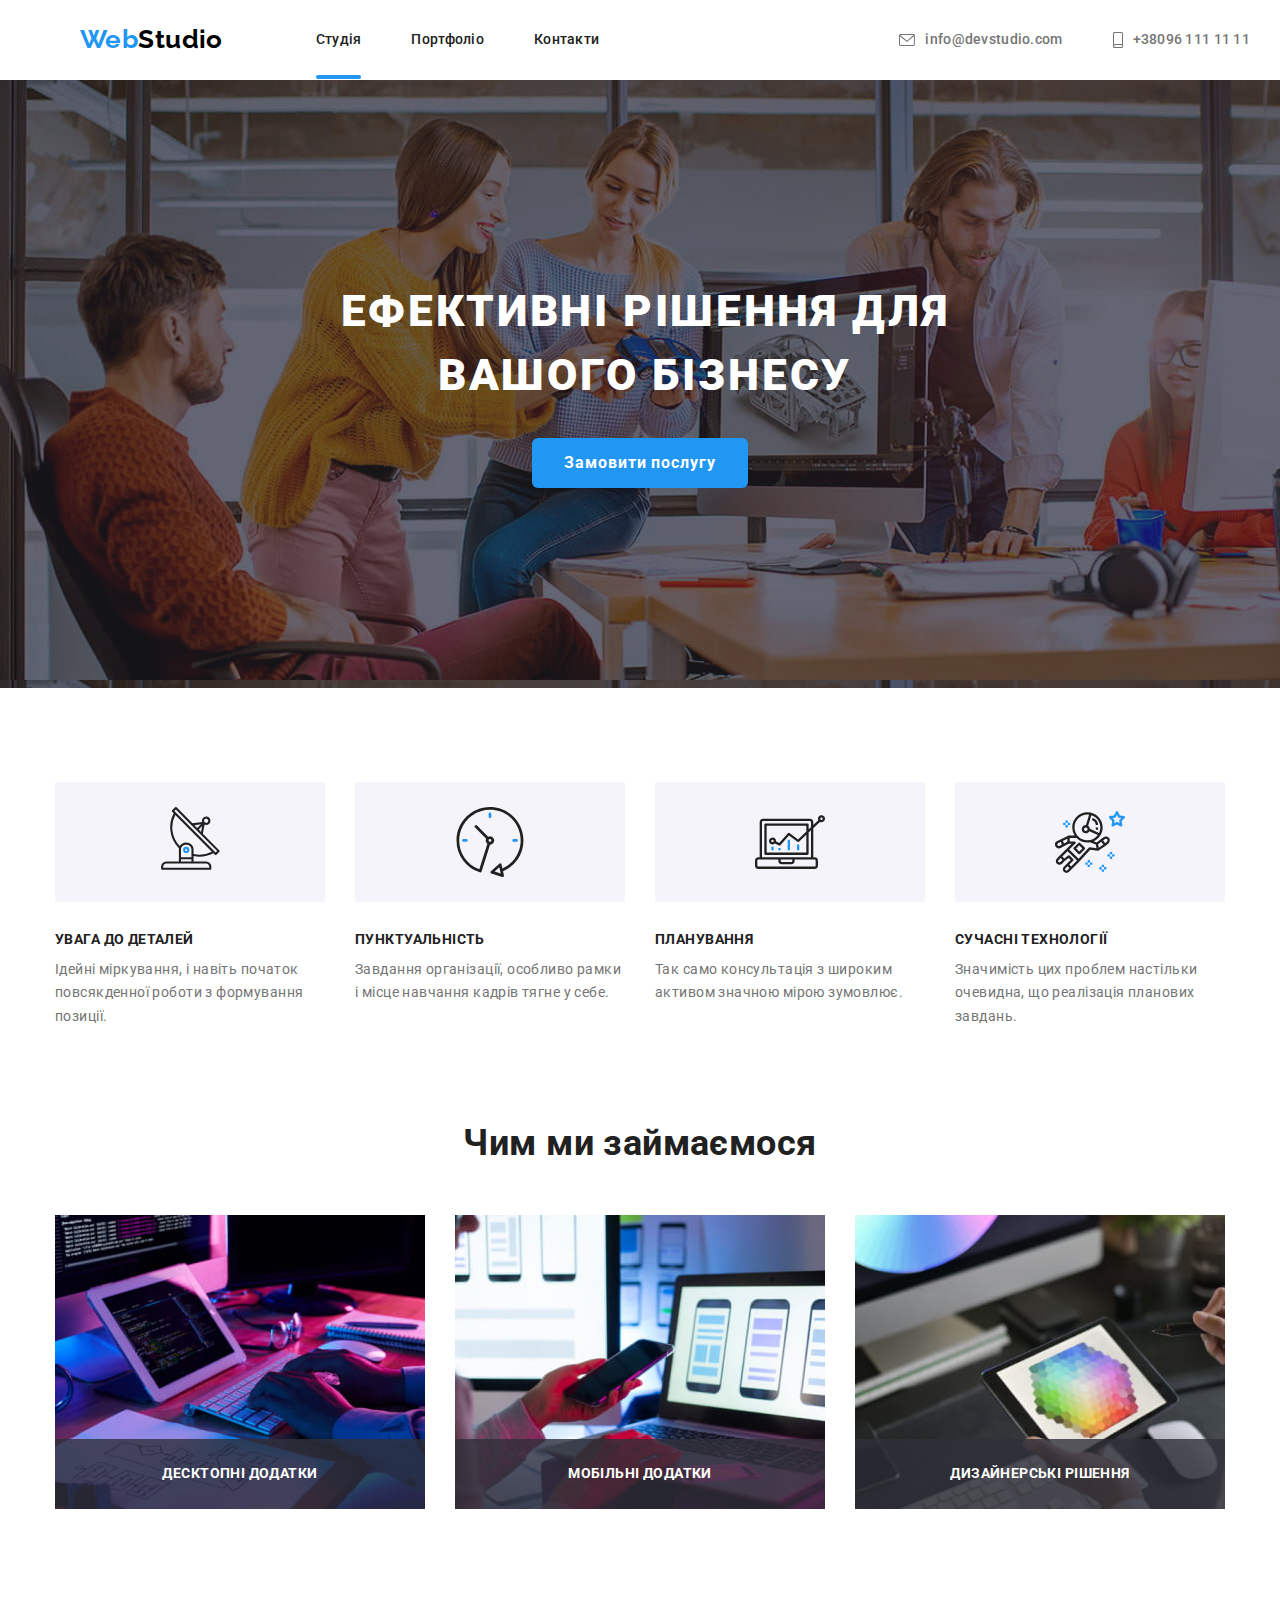
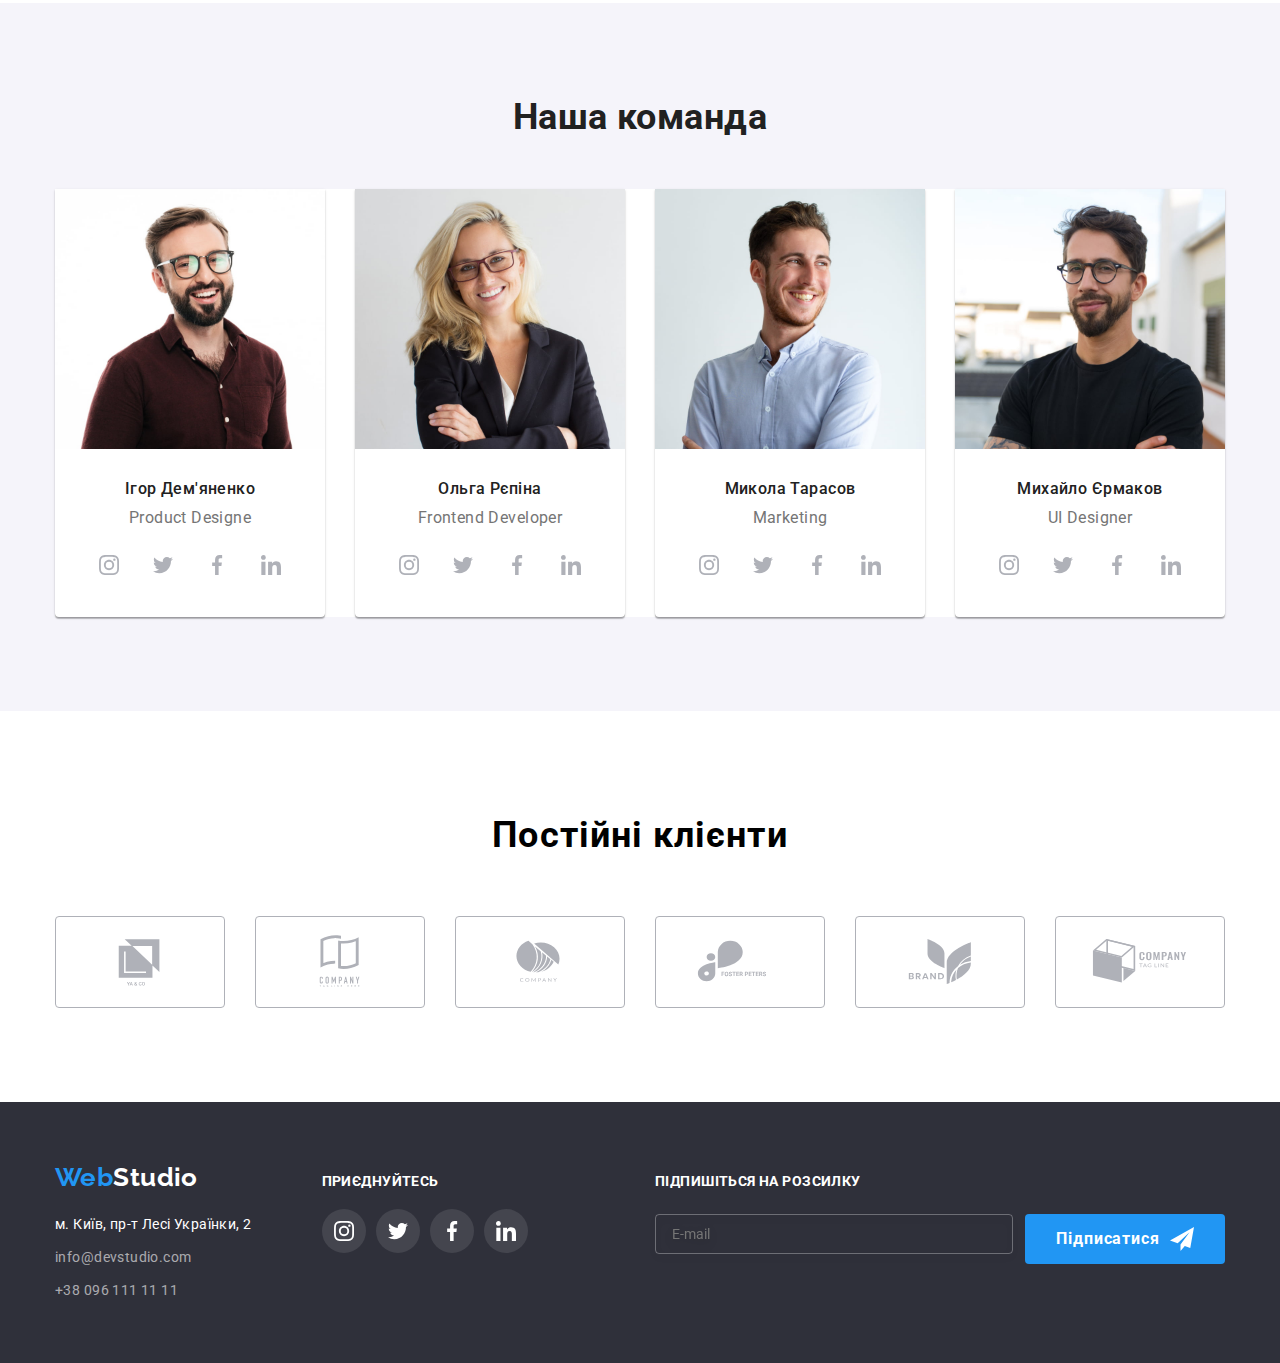
<file: index.html>
<!DOCTYPE html>
<html lang="uk">

<head>
    <meta charset="UTF-8">
    <meta http-equiv="X-UA-Compatible" content="IE=edge">
    <meta name="viewport" content="width=device-width, initial-scale=1.0">
    <title>Web-Studio</title>
    <link rel="preconnect" href="https://fonts.googleapis.com">
    <link rel="preconnect" href="https://fonts.gstatic.com" crossorigin>
    <link
        href="https://fonts.googleapis.com/css2?family=Raleway:wght@700&family=Roboto:wght@400;500;700;900&display=swap"
        rel="stylesheet">
    <!-- modern-normalize -->
    <link rel="stylesheet"
        href="https://cdnjs.cloudflare.com/ajax/libs/modern-normalize/1.1.0/modern-normalize.min.css">
    <link rel="stylesheet" href="./css/styles.css">
</head>

<body class="page">
    <!-- header -->
    <header class="page-header">
        <div class="container header-container">
            <nav class="navigation">
                <a class="logo" href=""><span class="web-color">Web</span><span class="studio-color">Studio</span></a>
                <ul class="link-list-borow">
                    <li class="item"><a class="link-list-item .border-link active item-border" href="index.html">Студія </a></li>
                    <li class="item"><a class="link-list-item .border-item-portfolio " href="portfolio.html">Портфоліо</a></li>
                    <li class="item"><a class="link-list-item .  " href="">Контакти</a></li>
                </ul>
            </nav>
            <ul class="contact-list">
                <li class="item"><a class="contact-list-item active" href="mailto:info@devstudio.com">
                        <svg class="contact-icon" width="16" height="12">
                            <use href="./images/icon.svg/contact-icon.svg#envelope"></use>
                        </svg>
                        info@devstudio.com
                    </a></li>
                <li class="item"><a class="contact-list-item" href="tel:+380961111111">
                        <svg class="contact-icon" width="10" height="16">
                            <use href="./images/icon.svg/contact-icon.svg#smartphone"></use>
                        </svg>
                        +38096 111 11 11</a></li>
            </ul>
        </div>
    </header>
    <!-- main -->
    <main>
        <section class="section-text">
            <div class="container text-container">
                <h1 class="text-main">Ефективні рішення для вашого бізнесу</h1>
                <button type="button" class="button-type-index" data-modal-open>Замовити послугу</button>
            </div>
        </section>
        <section class="section-office">
            <div class="container feature-container">
                <h2 hidden>Особливості</h2>
                <div class="feature-list">
                    <div class="feature-list__item">
                        <div class="icon-block">
                            <svg class="feature-icon" width="70" height="70">
                                <use href="./images/icon.svg/icon-feature.svg#antenna"></use>
                            </svg>
                        </div>
                        <h3 class="feature-title">УВАГА ДО ДЕТАЛЕЙ</h3>
                        <p class="feature-text">Ідейні міркування, і навіть початок повсякденної роботи з формування
                            позиції.</p>
                    </div>
                    <div class="feature-list__item">
                        <div class="icon-block">
                            <svg class="feature-icon" width="70" height="70">
                                <use href="./images/icon.svg/icon-feature.svg#clock"></use>
                            </svg>
                        </div>
                        <h3 class="feature-title">ПУНКТУАЛЬНІСТЬ</h3>
                        <p class="feature-text">Завдання організації, особливо рамки і місце навчання кадрів тягне у
                            себе.
                        </p>
                    </div>
                    <div class="feature-list__item">
                        <div class="icon-block">
                            <svg class="feature-icon" width="70" height="70">
                                <use href="./images/icon.svg/icon-feature.svg#diagram"></use>
                            </svg>
                        </div>
                        <h3 class="feature-title">ПЛАНУВАННЯ</h3>
                        <p class="feature-text">Так само консультація з широким активом значною мірою зумовлює.</p>
                    </div>
                    <div class="feature-list__item">
                        <div class="icon-block">
                            <svg class="feature-icon" width="70" height="70">
                                <use href="./images/icon.svg/icon-feature.svg#astronaut"></use>
                            </svg>
                        </div>
                        <h3 class="feature-title">СУЧАСНІ ТЕХНОЛОГІЇ</h3>
                        <p class="feature-text">Значимість цих проблем настільки очевидна, що реалізація планових
                            завдань.
                        </p>
                    </div>
                </div>
            </div>
        </section>
        <section class="section-office section-how-we-work">
            <div class="container work-container">
                <h2 class="section-title">Чим ми займаємося</h2>
                <ul class="how-we-work-list">
                    <div class="work-box">
                    <li class="how-we-work-list__item"><img class="img-how-we-work" src="./images/box1.jpg" alt="howwework" width="370" height="300"></li>
                    <div class="box-paragraph-work">
                        <p class="work-paragraph">
                            Десктопні додатки
                        </p>
                    </div>
                    </div>
                    <div class="work-box">
                    <li class="how-we-work-list__item"><img class="img-how-we-work" src="./images/box2.jpg" alt="how-we-work" width="370" height="300"></li>
                    <div class="box-paragraph-work">
                        <p class="work-paragraph">
                            Мобільні додатки
                        </p>
                    </div>
                    </div>
                    <div class="work-box">
                    <li class="how-we-work-list__item"><img class="img-how-we-work" src="./images/box3.jpg" alt="how-we-work" width="370" height="300"></li>
                    <div class="box-paragraph-work">
                        <p class="work-paragraph">
                            Дизайнерські рішення
                        </p>
                    </div>
                    </div>
                </ul>
            </div>
        </section>
        <section class="section-office section-personal">
            <div class="container personal-container">
                <h2 class="section-title">Наша команда</h2>
                <ul class="personal-name">
                    <li class="list-persolnal">
                        <div class="div-personal">
                            <img class="img-personal" src="./images/img-personal-1.jpg" alt="personal" width="270"
                                height="260">
                            <h3 class="personal-item">Ігор Дем'яненко</h3>
                            <p class="personal-work">Product Designe</p>
                            <ul class="social-list">
                                <li class="socials-item">
                                    <a class="socials-link" href="https://www.instagram.com/" aria-label="Instagram"
                                        target="_blank" rel="noopener nereferrer">
                                        <svg class="socials-icon" width="20" height="20">
                                            <use href="./images/icon.svg/contact-icon.svg#instagram"></use>
                                        </svg>
                                    </a>
                                </li>
                                <li class="socials-item">
                                    <a class="socials-link" href="https://twitter.com/?lang=uk" aria-label="Instagram"
                                        target="_blank" rel="noopener nereferrer">
                                        <svg class="socials-icon" width="20" height="20">
                                            <use href="./images/icon.svg/contact-icon.svg#twitter"></use>
                                        </svg>
                                    </a>
                                </li>
                                <li class="socials-item">
                                    <a class="socials-link" href="https://uk-ua.facebook.com/" aria-label="Instagram"
                                        target="_blank" rel="noopener nereferrer">
                                        <svg class="socials-icon" width="20" height="20">
                                            <use href="./images/icon.svg/contact-icon.svg#facebook"></use>
                                        </svg>
                                    </a>
                                </li>
                                <li class="socials-item">
                                    <a class="socials-link" href="https://www.linkedin.com/" aria-label="Instagram"
                                        target="_blank" rel="noopener nereferrer">
                                        <svg class="socials-icon" width="20" height="20">
                                            <use href="./images/icon.svg/contact-icon.svg#linkedin"></use>
                                        </svg>
                                    </a>
                                </li>
                            </ul>
                        </div>
                    </li>
                    <li class="list-persolnal">
                        <div class="div-personal">
                            <img class="img-personal" src="./images/img-personal-2.jpg" alt="personal" width="270"
                                height="260">
                            <h3 class="personal-item">Ольга Рєпіна</h3>
                            <p class="personal-work">Frontend Developer</p>
                            <ul class="social-list">
                                <li class="socials-item">
                                    <a class="socials-link" href="https://www.instagram.com/" aria-label="Instagram"
                                        target="_blank" rel="noopener nereferrer">
                                        <svg class="socials-icon" width="20" height="20">
                                            <use href="./images/icon.svg/contact-icon.svg#instagram"></use>
                                        </svg>
                                    </a>
                                </li>
                                <li class="socials-item">
                                    <a class="socials-link" href="https://twitter.com/?lang=uk" aria-label="Instagram"
                                        target="_blank" rel="noopener nereferrer">
                                        <svg class="socials-icon" width="20" height="20">
                                            <use href="./images/icon.svg/contact-icon.svg#twitter"></use>
                                        </svg>
                                    </a>
                                </li>
                                <li class="socials-item">
                                    <a class="socials-link" href="https://uk-ua.facebook.com/" aria-label="Instagram"
                                        target="_blank" rel="noopener nereferrer">
                                        <svg class="socials-icon" width="20" height="20">
                                            <use href="./images/icon.svg/contact-icon.svg#facebook"></use>
                                        </svg>
                                    </a>
                                </li>
                                <li class="socials-item">
                                    <a class="socials-link" href="https://www.linkedin.com/" aria-label="Instagram"
                                        target="_blank" rel="noopener nereferrer">
                                        <svg class="socials-icon" width="20" height="20">
                                            <use href="./images/icon.svg/contact-icon.svg#linkedin"></use>
                                        </svg>
                                    </a>
                                </li>
                            </ul>
                        </div>
                    </li>
                    <li class="list-persolnal">
                        <div class="div-personal">
                            <img class="img-personal" src="./images/img-personal-4.jpg" alt="personal" width="270"
                                height="260">
                            <h3 class="personal-item">Микола Тарасов</h3>
                            <p class="personal-work">Marketing</p>
                            <ul class="social-list">
                                <li class="socials-item">
                                    <a class="socials-link" href="https://www.instagram.com/" aria-label="Instagram"
                                        target="_blank" rel="noopener nereferrer">
                                        <svg class="socials-icon" width="20" height="20">
                                            <use href="./images/icon.svg/contact-icon.svg#instagram"></use>
                                        </svg>
                                    </a>
                                </li>
                                <li class="socials-item">
                                    <a class="socials-link" href="https://twitter.com/?lang=uk" aria-label="Instagram"
                                        target="_blank" rel="noopener nereferrer">
                                        <svg class="socials-icon" width="20" height="20">
                                            <use href="./images/icon.svg/contact-icon.svg#twitter"></use>
                                        </svg>
                                    </a>
                                </li>
                                <li class="socials-item">
                                    <a class="socials-link" href="https://uk-ua.facebook.com/" aria-label="Instagram"
                                        target="_blank" rel="noopener nereferrer">
                                        <svg class="socials-icon" width="20" height="20">
                                            <use href="./images/icon.svg/contact-icon.svg#facebook"></use>
                                        </svg>
                                    </a>
                                </li>
                                <li class="socials-item">
                                    <a class="socials-link" href="https://www.linkedin.com/" aria-label="Instagram"
                                        target="_blank" rel="noopener nereferrer">
                                        <svg class="socials-icon" width="20" height="20">
                                            <use href="./images/icon.svg/contact-icon.svg#linkedin"></use>
                                        </svg>
                                    </a>
                                </li>
                            </ul>
                        </div>
                    </li>
                    <li class="list-persolnal">
                        <div class="div-personal">
                            <img class="img-personal" src="./images/img-personal-3.jpg" alt="personal" width="270"
                                height="260">
                            <h3 class="personal-item">Михайло Єрмаков</h3>
                            <p class="personal-work">UI Designer</p>
                            <ul class="social-list">
                                <li class="socials-item">
                                    <a class="socials-link" href="https://www.instagram.com/" 
                                        aria-label="Instagram"
                                        target="_blank" 
                                        rel="noopener nereferrer">
                                        <svg class="socials-icon" width="20" height="20">
                                            <use href="./images/icon.svg/contact-icon.svg#instagram"></use>
                                        </svg>
                                    </a>
                                </li>
                                <li class="socials-item">
                                    <a class="socials-link" href="https://twitter.com/?lang=uk" 
                                        aria-label="Instagram"
                                        target="_blank" 
                                        rel="noopener nereferrer">
                                        <svg class="socials-icon" width="20" height="20">
                                            <use href="./images/icon.svg/contact-icon.svg#twitter"></use>
                                        </svg>
                                    </a>
                                </li>
                                <li class="socials-item">
                                    <a class="socials-link" href="https://uk-ua.facebook.com/" 
                                        aria-label="Instagram"
                                        target="_blank" 
                                        rel="noopener nereferrer">
                                        <svg class="socials-icon" width="20" height="20">
                                            <use href="./images/icon.svg/contact-icon.svg#facebook"></use>
                                        </svg>
                                    </a>
                                </li>
                                <li class="socials-item">
                                    <a class="socials-link" href="https://www.linkedin.com/" 
                                        aria-label="Instagram"
                                        target="_blank" 
                                        rel="noopener nereferrer">
                                        <svg class="socials-icon" width="20" height="20">
                                            <use href="./images/icon.svg/contact-icon.svg#linkedin"></use>
                                        </svg>
                                    </a>
                                </li>
                            </ul>
                        </div>
                    </li>
                </ul>
            </div>
        </section>
        <section class="section-office section-client">
            <div class="container regular-customers">
                <h2 class="logo-client">Постійні клієнти</h2>
                <ul class="client-list">
                    <li class="client-link">
                        <a class="socials-client" href="" aria-label="Instagram" target="_blank"
                            rel="noopener nereferrer">
                            <svg class="socials-icon-client" width="106" height="60">
                                <use href="./images/icon.svg/icon.svg#icon-Logo1"></use>
                            </svg>
                        </a>
                    </li>
                    <li class="client-link">
                        <a class="socials-client" href="" aria-label="Instagram" target="_blank"
                            rel="noopener nereferrer">
                            <svg class="socials-icon-client" width="106" height="60">
                                <use href="./images/icon.svg/icon.svg#icon-Logo2"></use>
                            </svg>
                        </a>
                    </li>
                    <li class="client-link">
                        <a class="socials-client" href="" aria-label="Instagram" target="_blank"
                            rel="noopener nereferrer">
                            <svg class="socials-icon-client" width="106" height="60">
                                <use href="./images/icon.svg/icon.svg#icon-Logo3"></use>
                            </svg>
                        </a>
                    </li>
                    <li class="client-link">
                        <a class="socials-client" href="" aria-label="Instagram" target="_blank"
                            rel="noopener nereferrer">
                            <svg class="socials-icon-client" width="106" height="60">
                                <use href="./images/icon.svg/icon.svg#icon-Logo4"></use>
                            </svg>
                        </a>
                    </li>
                    <li class="client-link">
                        <a class="socials-client" href="" aria-label="Instagram" target="_blank"
                            rel="noopener nereferrer">
                            <svg class="socials-icon-client" width="106" height="60">
                                <use href="./images/icon.svg/icon.svg#icon-Logo5"></use>
                            </svg>
                        </a>
                    </li>
                    <li class="client-link">
                        <a class="socials-client" href="" aria-label="Instagram" target="_blank"
                            rel="noopener nereferrer">
                            <svg class="socials-icon-client" width="106" height="60">
                                <use href="./images/icon.svg/icon.svg#icon-Logo6"></use>
                            </svg>
                        </a>
                    </li>
                </ul>
            </div>
        </section>
    </main>
    <!-- footer -->
    <footer class="footer">
        <div class="container container-contact">
            <div>
                <a class="footer-logo" href=""><span>Web</span>Studio</a>
                <address class="address-contact">
                    <ul class="footer-contact-list">
                        <li class="addres-name"><a class="addres-name-item"
                                href="https://goo.gl/maps/uRLYPkfgHfXzPQah8">м.
                                Київ, пр-т Лесі Українки, 2</a></li>
                        <li class="item-contact"><a class="footer-contact-list-item"
                                href="mailto:info@devstudio.com">info@devstudio.com</a></li>
                        <li class="item-contact"><a class="footer-contact-list-item" href="tel:+380961111111">+38 096
                                111 11
                                11</a>
                        </li>
                    </ul>
                </address>     
        
            </div>
            <div class="container-contact footer-icon-box">
                <ul class="footer-all">
                    <p class="icon-text">ПРИЄДНУЙТЕСЬ  
                    </p>
                    <ul class="footer-icon-list">
                        <li class="footer-link">
                            <a class="footer-site" href="https://www.instagram.com/" aria-label="Instagram"
                                target="_blank" rel="noopener nereferrer">
                                <svg class="footer-icon" width="20" height="20">
                                    <use href="./images/icon.svg/contact-icon.svg#instagram"></use>
                                </svg>
                            </a>
                        </li>
                        <li class="footer-link">
                            <a class="footer-site" href="https://twitter.com/" aria-label="twitter"
                                target="_blank" rel="noopener nereferrer">
                                <svg class="footer-icon" width="20" height="20">
                                    <use href="./images/icon.svg/contact-icon.svg#twitter"></use>
                                </svg>
                            </a>
                        </li>
                        <li class="footer-link">
                            <a class="footer-site" href="https://www.facebook.com/" aria-label="facebook"
                                target="_blank" rel="noopener nereferrer">
                                <svg class="footer-icon" width="20" height="20">
                                    <use href="./images/icon.svg/contact-icon.svg#facebook"></use>
                                </svg>
                            </a>
                        </li>
                        <li class="footer-link">
                            <a class="footer-site" href="https://www.linkedin.com/" aria-label="linkedin"
                                target="_blank" rel="noopener nereferrer">
                                <svg class="footer-icon" width="20" height="20">
                                    <use href="./images/icon.svg/contact-icon.svg#linkedin"></use>
                                </svg>
                            </a>
                        </li>
                    </ul>
                    
                </ul>
       </div>
                        <div class="send-mail-footer">
                            <form>
                                <strong class="title-footer">Підпишіться на розсилку</strong>
                                <label for="mail-footer">
                                    <div class="footer-send-block">
                                        <input class="input-footer" type="text" placeholder="E-mail" name="mail-footer" placeholder>
                                </label>
                                <button class="btn-footer" type="submit">
                                    Підписатися
                                    <svg class="send-footer" width="24" height="24">
                                        <use href="./images/icon.svg/footer-icon.svg#icon-send"></use>
                                    </svg>
                                </button>
                            </form>
                        </div>
    </div>
    </footer>
    <!-- js -->
    <div class="backdrop is-hidden" data-modal>
        <div class="modal">
            <button class="modal-btn" type="button" data-modal-close>
                <svg class="modal-close-btn" width="18" height="18">
                    <use href="./images/icon.svg/icon-cross.svg#cross"></use>
                </svg>
            </button>           
            <form class="register-form" name="registered-form" >
                <strong class="register-form-title">Залиште свої дані, ми вам передзвонимо</strong>
                <div class="register-form-group" role="group">
                    <label class="register-form-field">
                        <span class="register-form-label">Ім'я</span>
                        <input class="register-form-input" type="text" name="user-name"  required>
                        <svg class="register-form-icon" width="22" height="22">
                            <use href="./images/icon.svg/modal-icon.svg#person-modal"></use>
                        </svg>
                    </label>
                    <label class="register-form-field">
                        <span class="register-form-label">Телефон</span>
                        <input class="register-form-input" type="text" name="user-phone" minlength="12" maxlength="12" required>
                        <svg class="register-form-icon" width="22" height="22">
                            <use href="./images/icon.svg/modal-icon.svg#phone-modal"></use>
                        </svg>
                    </label>
                    <label class="register-form-field">
                        <span class="register-form-label">Пошта</span>
                        <input class="register-form-input" type="email" name="user-email" required>
                        <svg class="register-form-icon" width="22" height="22">
                            <use href="./images/icon.svg/modal-icon.svg#email-modal"></use>
                        </svg>
                    </label>
                    
                    <label class="register-form-field">
                        <span class="register-form-label">Коментар</span>
                        <textarea class="register-form-message" name="user-message" rows="5" placeholder="Введіть текст"> </textarea>
                    </label>
                </div> 
                <form>     
                    <label class="register-form-agreement">
                        <input class="register-form-checkbox visually-hidden" type="checkbox" id="user-agreement" name="user-agreement" required>
                        <svg class="register-form-icons" width="16" height="15">
                            <use class="icon-checked" href="./images/icon.svg/check.svg#icon-check-1"></use>
                            <use class="icon-unchecked" href="./images/icon.svg/check.svg#icon-check"></use>
                        </svg>
                        <span class="register-form-desc">Погоджуюся з розсилкою та приймаю <a class="registered-form-link" href="">Умови договору</a></span>
                    </label>            
                <button class="register-form-btn" type="submit">Відправити</button>  
            </form>
        </div>
    </div>
    <script src="./js/modal.js"></script>
</body>
</html>
</file>
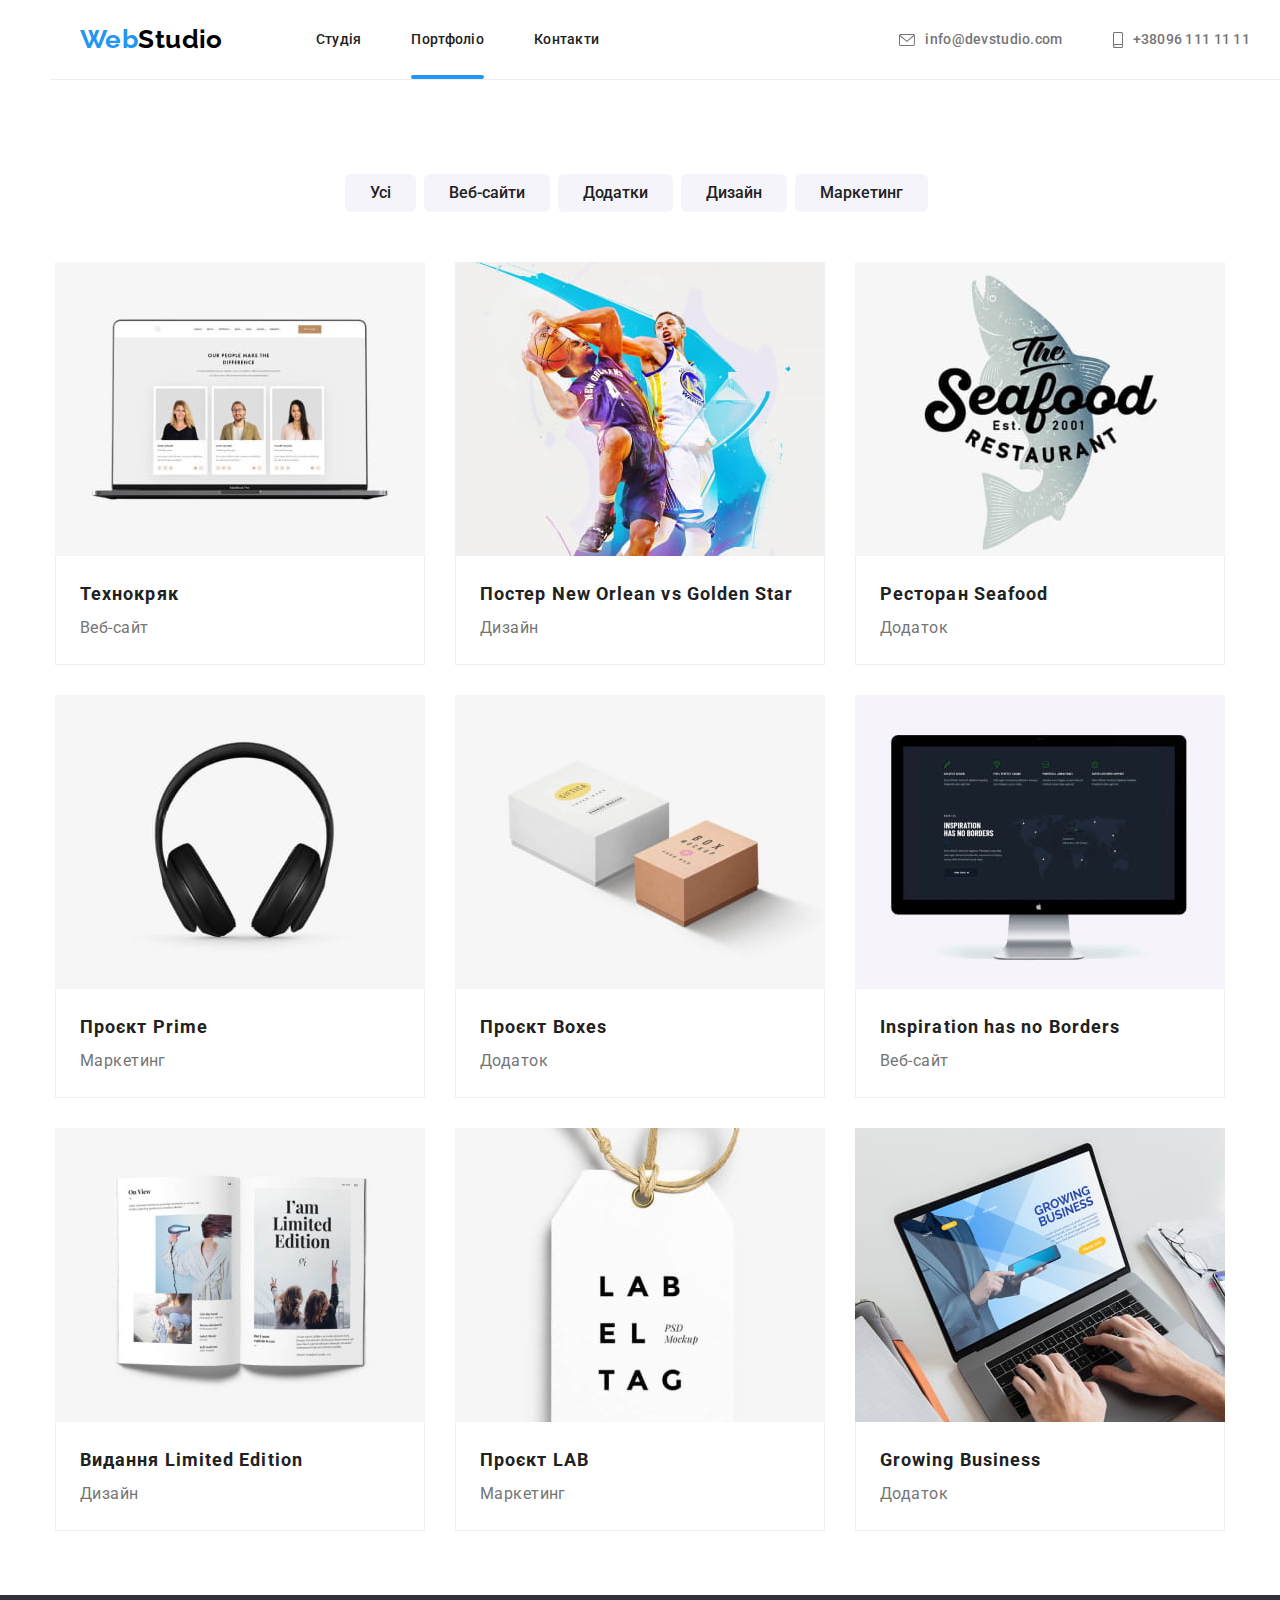
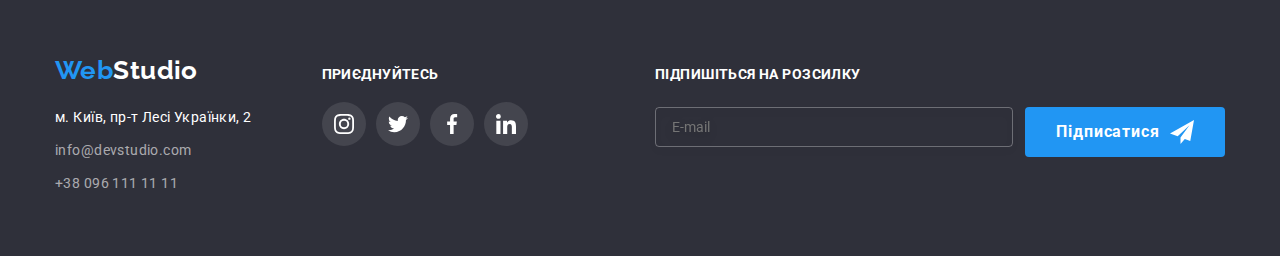
<file: portfolio.html>
<!DOCTYPE html>
<html lang="uk">

<head>
    <meta charset="UTF-8">
    <meta http-equiv="X-UA-Compatible" content="IE=edge">
    <meta name="viewport" content="width=device-width, initial-scale=1.0">
    <title>Portfolio</title>
    <link rel="preconnect" href="https://fonts.googleapis.com">
    <link rel="preconnect" href="https://fonts.gstatic.com" crossorigin>
    <link
        href="https://fonts.googleapis.com/css2?family=Raleway:wght@700&family=Roboto:wght@400;500;700;900&display=swap"
        rel="stylesheet">
    <!-- MODERN_NORMALIZE -->
    <link rel="stylesheet"
        href="https://cdnjs.cloudflare.com/ajax/libs/modern-normalize/1.1.0/modern-normalize.min.css">
    <link rel="stylesheet" href="./css/styles.css">
</head>

<body class="page">
    <!-- header -->
    <header class="page-header portfoli-header">
        <div class="container header-container">
            <nav class="navigation">
                <a class="logo" href=""><span class="web-color">Web</span><span class="studio-color">Studio</span> </a>
                <ul class="link-list-borow">
                    <li class="item"><a class="link-list-item" href="index.html">Студія</a></li>
                    <li class="item"><a class="link-list-item active item-border" href="portfolio.html">Портфоліо</a></li>
                    <li class="item"><a class="link-list-item" href="">Контакти</a></li>
                </ul>
            </nav>
            <ul class="contact-list">
                <li class="item"><a class="contact-list-item" href="mailto:info@devstudio.com">
                        <svg class="contact-icon" width="16" height="12">
                            <use href="./images/icon.svg/contact-icon.svg#envelope"></use>
                        </svg>
                        info@devstudio.com</a>
                </li>
                <li class="item"><a class="contact-list-item" href="tel:+380961111111">
                        <svg class="contact-icon" width="10" height="16">
                            <use href="./images/icon.svg/contact-icon.svg#smartphone"></use>
                        </svg>
                        +38096 111 11 11</a></li>
            </ul>
        </div>
    </header>
    <main>
        <section class="section-office">
            <div class="container container-portfolio">
                <h2 hidden>Фильтра</h2>
                <ul class="type-button-portfolio">
                    <li class="button-item-portfolio"><button type="button"
                            class="type-button-portfolio-item">Усі</button></li>
                    <li class="button-item-portfolio"><button type="button"
                            class="type-button-portfolio-item">Веб-сайти</button></li>
                    <li class="button-item-portfolio"><button type="button"
                            class="type-button-portfolio-item">Додатки</button></li>
                    <li class="button-item-portfolio"><button type="button"
                            class="type-button-portfolio-item">Дизайн</button></li>
                    <li class="button-item-portfolio"><button type="button"
                            class="type-button-portfolio-item">Маркетинг</button></li>
                </ul>
                <div>
                    <h1 hidden>Портфоліо</h1>
                    <ul class="portfolio-site">
                        <li class="link-list-portfolio">                                                         
                                <a class="link-work-item" href="">
                                <div class="card-overlay">
                                    <img class="img-portfolio"
                                        src="./images/images-portfolio/img1.jpg" alt="" width="370" height="294">
                                      <div class="overlay"><p  class="overlay-desc">Ресурс пропонує комплексні пропозиції з різним рівнем функціоналу та сервісів. 
                                        Все це дозволить відвідувачу отримати вичерпні відомості про компанію чи приватну особу.</p></div>
                                </div>
                                    <div class="portfolio-list-text">
                                        <h2 class="title-portfolio">Технокряк</h2>
                                        <p class="paragraph-portfolio">Веб-сайт</p>
                                    </div>
                                </a>
                            
                        </li>
                        <li class="link-list-portfolio">               
                                <a class="link-work-item" href="">
                                    <div class="card-overlay">
                                    <img class="img-portfolio"
                                        src="./images/images-portfolio/img2.jpg" alt="" width="370" height="294">
                                        <div class="overlay">
                                            <p class="overlay-desc">Ресурс пропонує комплексні пропозиції з різним рівнем функціоналу та сервісів.
                                            Все це дозволить відвідувачу отримати вичерпні відомості про компанію чи приватну особу.</p>
                                        </div>
                                    </div>
                                    <div class="portfolio-list-text">
                                        <h2 class="title-portfolio">Постер New Orlean vs Golden Star</h2>
                                        <p class="paragraph-portfolio">Дизайн</p>
                                    </div>
                                </a>                           
                        </li>
                        <li class="link-list-portfolio">
                            <a class="link-work-item" href="">
                                <div class="card-overlay">
                                <img class="img-portfolio"
                                    src="./images/images-portfolio/img3.jpg" alt="" width="370" height="294">
                                    <div class="overlay">
                                        <p class="overlay-desc">
                                            Ресурс пропонує комплексні пропозиції з різним рівнем функціоналу та сервісів.
                                            Все це дозволить відвідувачу отримати вичерпні відомості про компанію чи приватну особу.
                                        </p>
                                    </div>
                                </div>
                                <div class="portfolio-list-text">
                                    <h2 class="title-portfolio">Ресторан Seafood</h2>
                                    <p class="paragraph-portfolio">Додаток</p>
                                </div>
                            </a>
                        </li>
                        <li class="link-list-portfolio">
                                
                                <a class="link-work-item" href="">
                                    <div class="card-overlay">
                                    <img class="img-portfolio"
                                        src="./images/images-portfolio/img4.jpg" alt="" width="370" height="294">
                                        <div class="overlay">
                                            <p class="overlay-desc">
                                                Ресурс пропонує комплексні пропозиції з різним рівнем функціоналу та сервісів.
                                                Все це дозволить відвідувачу отримати вичерпні відомості про компанію чи приватну особу.
                                            </p>
                                        </div>
                                    </div>
                                    <div class="portfolio-list-text">
                                        <h2 class="title-portfolio">Проєкт Prime</h2>
                                        <p class="paragraph-portfolio">Маркетинг</p>
                                    </div>
                                </a>
                            
                        </li>
                        <li class="link-list-portfolio">
                            
                                <a class="link-work-item" href="">
                                    <div class="card-overlay">
                                    <img class="img-portfolio"
                                        src="./images/images-portfolio/img5.jpg" alt="" width="370" height="294">
                                        <div class="overlay">
                                            <p class="overlay-desc">
                                                Ресурс пропонує комплексні пропозиції з різним рівнем функціоналу та сервісів.
                                                Все це дозволить відвідувачу отримати вичерпні відомості про компанію чи приватну особу.
                                            </p>
                                        </div>
                                    </div>
                                    <div class="portfolio-list-text">
                                        <h2 class="title-portfolio">Проєкт Boxes</h2>
                                        <p class="paragraph-portfolio">Додаток</p>
                                    </div>
                                </a>
                        </li>
                        <li class="link-list-portfolio">
                            <a class="link-work-item" href="">
                                <div class="card-overlay">
                                <img class="img-portfolio"
                                    src="./images/images-portfolio/img6.jpg" alt="" width="370" height="294">
                                    <div class="overlay">
                                        <p class="overlay-desc">
                                            Ресурс пропонує комплексні пропозиції з різним рівнем функціоналу та сервісів.
                                            Все це дозволить відвідувачу отримати вичерпні відомості про компанію чи приватну особу.
                                        </p>
                                    </div>
                                </div>
                                <div class="portfolio-list-text">
                                    <h2 class="title-portfolio">Inspiration has no Borders</h2>
                                    <p class="paragraph-portfolio">Веб-сайт</p>
                                </div>
                            </a>
                        </li>
                        <li class="link-list-portfolio">
                            
                                <a class="link-work-item" href="">
                                    <div class="card-overlay">
                                    <img class="img-portfolio"
                                        src="./images/images-portfolio/img7.jpg" alt="" width="370" height="294">
                                        <div class="overlay">
                                            <p class="overlay-desc">
                                                Ресурс пропонує комплексні пропозиції з різним рівнем функціоналу та сервісів.
                                                Все це дозволить відвідувачу отримати вичерпні відомості про компанію чи приватну особу.
                                            </p>
                                        </div>
                                   </div>
                                    <div class="portfolio-list-text">
                                        <h2 class="title-portfolio">Видання Limited Edition</h2>
                                        <p class="paragraph-portfolio">Дизайн</p>
                                    </div>
                                </a>
                            
                        </li>
                        <li class="link-list-portfolio">
                            
                                <a class="link-work-item" href="">
                                    <div class="card-overlay">
                                    <img class="img-portfolio"
                                        src="./images/images-portfolio/img8.jpg" alt="" width="370" height="294">
                                        <div class="overlay">
                                            <p class="overlay-desc">
                                                Ресурс пропонує комплексні пропозиції з різним рівнем функціоналу та сервісів.
                                                Все це дозволить відвідувачу отримати вичерпні відомості про компанію чи приватну особу.
                                            </p>
                                        </div>
                                    </div>
                                    <div class="portfolio-list-text">
                                        <h2 class="title-portfolio">Проєкт LAB</h2>
                                        <p class="paragraph-portfolio">Маркетинг</p>
                                    </div>
                                </a>
                           
                        </li>
                        <li class="link-list-portfolio">
                            
                                <a class="link-work-item" href="">
                                    <div class="card-overlay">
                                    <img class="img-portfolio"
                                        src="./images/images-portfolio/img9.jpg" alt="" width="370" height="294">
                                        <div class="overlay">
                                            <p class="overlay-desc">
                                                Ресурс пропонує комплексні пропозиції з різним рівнем функціоналу та сервісів.
                                                Все це дозволить відвідувачу отримати вичерпні відомості про компанію чи приватну особу.
                                            </p>
                                        </div>
                                    </div>
                                    <div class="portfolio-list-text">
                                        <h2 class="title-portfolio">Growing Business</h2>
                                        <p class="paragraph-portfolio">Додаток</p>
                                    </div>
                                </a>
                            
                        </li>
                    </ul>
                </div>
            </div>
        </section>
    </main>
    <!-- footer -->
    <footer class="footer">
        <div class="container container-contact">
            <div>
                <a class="footer-logo" href=""><span>Web</span>Studio</a>
                <address class="address-contact">
                    <ul class="footer-contact-list">
                        <li class="addres-name"><a class="addres-name-item"
                                href="https://goo.gl/maps/uRLYPkfgHfXzPQah8">м.
                                Київ, пр-т Лесі Українки, 2</a></li>
                        <li class="item-contact"><a class="footer-contact-list-item"
                                href="mailto:info@devstudio.com">info@devstudio.com</a></li>
                        <li class="item-contact"><a class="footer-contact-list-item" href="tel:+380961111111">+38 096
                                111 11
                                11</a>
                        </li>
                    </ul>
            </div>
            </address>
            <div class="container-contact footer-icon-box">
                <ul class="footer-all">
                    <p class="icon-text">ПРИЄДНУЙТЕСЬ</p>
                    <ul class="footer-icon-list">
                        <li class="footer-link">
                            <a class="footer-site" href="https://www.instagram.com/" aria-label="Instagram"
                                target="_blank" rel="noopener nereferrer">
                                <svg class="footer-icon" width="20" height="20">
                                    <use href="./images/icon.svg/contact-icon.svg#instagram"></use>
                                </svg>
                            </a>
                        </li>
                        <li class="footer-link">
                            <a class="footer-site" href="https://www.instagram.com/" aria-label="Instagram"
                                target="_blank" rel="noopener nereferrer">
                                <svg class="footer-icon" width="20" height="20">
                                    <use href="./images/icon.svg/contact-icon.svg#twitter"></use>
                                </svg>
                            </a>
                        </li>
                        <li class="footer-link">
                            <a class="footer-site" href="https://www.instagram.com/" aria-label="Instagram"
                                target="_blank" rel="noopener nereferrer">
                                <svg class="footer-icon" width="20" height="20">
                                    <use href="./images/icon.svg/contact-icon.svg#facebook"></use>
                                </svg>
                            </a>
                        </li>
                        <li class="footer-link">
                            <a class="footer-site" href="https://www.instagram.com/" aria-label="Instagram"
                                target="_blank" rel="noopener nereferrer">
                                <svg class="footer-icon" width="20" height="20">
                                    <use href="./images/icon.svg/contact-icon.svg#linkedin"></use>
                                </svg>
                            </a>
                        </li>
                    </ul>
                </ul>
            </div>
                                    <div class="send-mail-footer">
                                        <form>
                                            <strong class="title-footer">Підпишіться на розсилку</strong>
                                            <label for="mail-footer">
                                                <div class="footer-send-block">
                                                    <input class="input-footer" type="text" placeholder="E-mail" name="mail-footer">
                                            </label>
                                            <button class="btn-footer" type="submit">
                                                Підписатися
                                                <svg class="send-footer" width="24" height="24">
                                                    <use href="./images/icon.svg/footer-icon.svg#icon-send"></use>
                                                </svg>
                                            </button>
                                        </form>
                                    </div>
        </div>
    </address>


    </footer>
</body>

</html>
</file>
<file: css/styles.css>
:root{
    /* color-txt */
  --main-cl: #212121;
  --accent-txt-cl: #757575;  
  --secondary-txt-cl: #ffffff;
  --tertiary-txt-cl: #000000;
  --footer-txt-cl: rgba(255, 255, 255, 0.6);
  /* bg-color */
  --main-bg-cl: #ffffff;
  --accent-bg-cl: #F5F4FA;
  --tertiary-bg-cl: #2F303A;
  --bg-link-cl: #2196F3;
  /* link-color */
  --main-link-cl: #2196F3;
  --accent-link-bg-cl: #188CE8;

 
}
/* header */
h1, h2, h3, h4, h5, h6, p, ul {
  margin: 0;
  padding: 0;
}

.page{
    font-family: 'Roboto', sans-serif;
    font-style: normal;
    font-weight: 400;
    font-size: 14px;
    line-height: 1.71;
    letter-spacing: 0.03em;
    background-color: var(--main-bg-cl);

}
/* HEADER */
/* logo */
.page-header{
    height: 80px;
    text-align: center;
    display: flex;
    margin-left: 50px;
}
.logo{
    
    font-family: 'Raleway', sans-serif;
    font-weight: 700;
    font-size: 26px;
    line-height: 1.2;
    text-decoration: none;
    margin-right: 93px;
}
.container{
    width: 1200px;
    padding-left: 15px;
    padding-right: 15px;
    margin-left: auto;
    margin-right: auto;
    
}
.header-container{
    display: flex;
    align-items: center; 
    justify-content: space-between;
   
}
.navigation{
    display: flex;
    align-items: center; 
}
.web-color{
 color: var(--main-link-cl);
   
}
.studio-color{
    color: var(--tertiary-txt-cl);
}
/* link-list */

.link-list-borow{
    display: flex;
    margin: 0;
    list-style: none;
    padding-left: 0;
}
.link-list-borow{
    font-weight: 500;
    line-height: 1.14;
    letter-spacing: 0.02em;
    list-style-type: none;     
}
.active:visited{
    color: var(--main-link-cl);
}
.link-list-item:hover,
.link-list-item:focus
{
    color: var(--main-link-cl);
    text-decoration: none; 
}
.link-list-item{
    position: relative;
    transition-property: color;
    transition-duration: 250ms;
    transition-timing-function: cubic-bezier(0.4, 0, 0.2, 1);
    font-size: 14px;
    font-weight: 500;
    line-height: 1.1;
    letter-spacing: 0.02em;
    color: var(--main-cl);
    text-decoration: none;
   
}

.item-border:after{
    content: "";
    position: absolute;
    display: block;
    left: 0;
    bottom: -200%;
    width: 100%;
    height: 4px;
    background-color: #2196F3;
    border-radius: 2px;
    
}
.item{


}


.link-list-borow .item + .item{
    margin-left: 50px;
}
/* contact-list */
.contact-list{
    display: flex;
    margin: 0;
    padding-left: 0;
    align-items: center;
    
    
}
.item{
    list-style-type: none;
}
.item-contact{
    list-style-type: none;
    
}
.contact-list .item + .item{
    margin-left: 50px;
}
.contact-list-item{   
    font-size: 14px;
    font-weight: 500;
    line-height: 1.1px;
    letter-spacing: 0.02em;
    color: var(--accent-txt-cl);
    text-decoration: none;    
}
.contact-list-item{
    display: flex;
    align-items: center;
    gap: 10px;
    transition-property: color;
    transition-duration: 250ms;
    transition-timing-function: cubic-bezier(0.4, 0, 0.2, 1);

}
.contact-list-item:hover,
.contact-list-item:focus
{
    color: var(--main-link-cl);

}
.contact-list-item:hover .contact-icon,
.contact-list-item:focus .contact-icon{
    fill: #2196F3;
}
.contact-icon{
    transition-duration: 250ms;
    transition-timing-function: cubic-bezier(0.4, 0, 0.2, 1);
    fill: #757575;
}
/* MAIN */
/* section text main */
.text-container{


}
.section-text{
    background-color: var(--tertiary-bg-cl);
    background-image: url(../images/background-image.jpg);
    background-position: center;
    background-repeat:no-repeat ;
    background-size: cover;
    max-width: 1600px;
    margin-left: auto;
    margin-right: auto;
    background:linear-gradient( rgba(47, 48, 58, 0.4), rgba(47, 48, 58, 0.4) ), url(../images/background-image.jpg) ;
}
.text-main{
    display: block;
    text-align: center;
    align-items: center;
    margin-left: 242px;
    width: 696px;
    margin-bottom: 0;
    margin-top: 0;
    font-weight: 900;
    font-size: 44px;
    line-height: 1.45;
    letter-spacing: 0.06em;
    text-transform: uppercase;
    color: var(--secondary-txt-cl); 
}
.section-text{
    
    text-align: center;
    padding-top: 200px;
    padding-bottom: 200px;
    min-width: 696px; 
    margin-left: auto;
    margin-right: auto;
    
}
/* button-index */
.button-type-index{
    margin-top: 30px;
    padding: 10px 32px;
    font-weight: 700;
    font-size: 16px;
    line-height: 1.875;
    letter-spacing: 0.06em;
    background-color: var(--bg-link-cl);
    color: var(--secondary-txt-cl);
    border: 0;
    border-radius: 6px;
}
.button-type-index:active{
background-color: var(--accent-link-bg-cl);
}
/* section feature */
.icon-block{
    display: flex;
    align-items: center;
    justify-content: space-around;
    width: 270px;
    height: 120px;
    margin-bottom: 30px;
    background-color: #F5F4FA;
}
.feature-icon{
    
}
.img-how-we-work{   
    display: block;
    max-width: 100%;
    height: auto;
}
.section-office{
padding-bottom: 94px;
padding-top: 94px;
}



.div-personal{
   
}
.div-personal:last-child{
    
}
.feature-container{
}
.feature-list{
    display: flex;
    gap: 30px;
    
}
.feature-title{
    margin-bottom: 10px; 
    margin-top: 0;
    font-size: 14px;
    font-weight: 700;
    line-height: 1.14;
    text-transform: uppercase;
    color: var(--main-cl);
}
.feature-text{
    margin-top: 0;
    margin-bottom: 0; 
    letter-spacing: 0.03em;
    font-size: 14px;
    color: var(--accent-txt-cl);
}
/* HOW WE WORK */
.section-how-we-work{
    padding-top: 0;
}
.section-title{
    margin-top: 0;
    margin-bottom: 0;
    margin-bottom: 50px;
    font-weight: 700;
    font-size: 36px;
    line-height: 1.16;
    text-align: center;
    color: var(--main-cl);
}
.work-container{
    flex-direction: column;
    
}
.how-we-work-list{
    display: flex;
    gap: 30px;
    list-style: none;
}
/* personal */
.img-personal{
    display: block;
    max-width: 100%;
    height: auto;
}
.list-persolnal{
    margin-right: 30px;
    box-shadow: 0px 1px 3px rgba(0, 0, 0, 0.12), 0px 1px 1px rgba(0, 0, 0, 0.14), 0px 2px 1px rgba(0, 0, 0, 0.2);
    border-radius: 0px 0px 4px 4px;
}
.list-persolnal:last-child{
    margin-right: 0;
}
.section-personal{
   background-color: var(--accent-bg-cl) 
}
.section-personal{
    
}
.personal-container{
    flex-direction: column;
  
    
}
.personal-name{
    margin-top: 0;
    margin-bottom: 0;
    list-style-type: none;
    display: flex;
    background-color: #ffffff;
    

}
.personal-item{
    margin-top: 30px;
    margin-bottom: 0;
    font-weight: 500;
    font-size: 16px;
    line-height: 1.1875;
    text-align: center;
    color: var(--main-cl);
}
.personal-work{
    margin-top: 10px;
    margin-bottom: 16px;

    font-size: 16px;
    line-height: 1.1875;
    text-align: center;
    color: var(--accent-txt-cl);
    
}
.socials-link{
    transition-duration: 250ms;
    transition-timing-function: cubic-bezier(0.4, 0, 0.2, 1);
    display: flex;
    align-items: center;
    justify-content: center;
    width: 44px;
    height: 44px;
    border-radius: 50%;

}
.social-list{
    display: flex;
    gap: 10px;
    justify-content: center;
    margin-bottom: 30px;
}
.socials-item{
    list-style: none;
}
.socials-link:hover .socials-icon,
.socials-link:focus .socials-icon
{
    fill: #ffffff;
}

.socials-link:hover,
.socials-link:focus{
    background-color: #2196f3;
}
.socials-icon{
    transition-duration: 250ms;
    transition-timing-function: cubic-bezier(0.4, 0, 0.2, 1);
    fill: #AFB1B8;  
}

/* section-client */
.logo-client{
font-weight: 700;
font-size: 36px;
line-height: 1,17;
text-align: center;
letter-spacing: 0.03em;
margin-bottom: 50px;
}

.client-list{
    display: flex;
    align-items: center;
    justify-content: center;
    gap: 30px;
}
.client-link{
    list-style: none;
}
.socials-icon-client{
    transition-duration: 250ms;
    transition-timing-function: cubic-bezier(0.4, 0, 0.2, 1);
    width: 106px;
    height: 60px;
    fill: #afb1b8;
}
.socials-client{
    transition-property: color, border;
    transition-duration: 250ms;
    transition-timing-function: cubic-bezier(0.4, 0, 0.2, 1);
    border-radius: 4px;
    display: flex;
    align-items: center;
    justify-content: center;
    border: 1px solid #afb1b8;
    width: 170px;
    height: 92px;
}
.socials-client:hover .socials-icon-client,
.socials-client:focus .socials-icon-client{
    fill: #2196F3;
}
.socials-client:hover,
.socials-client:focus{
    border: 1px solid #2196F3;
}
/* FOOTER */
.footer{
    padding-top: 60px;
    padding-bottom: 60px;
}

.footer{
    background-color: var(--tertiary-bg-cl);
}
.container-contact{
    display: flex;
    gap: 70px;
    align-items: baseline;
    
}
.footer-logo{
    display: block;
    font-family: 'Raleway', sans-serif;
    font-weight: 700;
    font-size: 26px;
    line-height: 1.19;
    text-decoration: none;
    color: var(--secondary-txt-cl);    
}
.footer span{
    color: #2196F3;
}
.addres-name{
    font-size: 14px;
    color: var(--secondary-txt-cl);
    list-style-type: none;
}

.addres-name-item{
    font-style: normal;
    font-weight: 400;
    font-size: 14px;
    line-height: 1.71;
    color: var(--secondary-txt-cl);
    text-decoration: none;
    transition-duration: 250ms;
    transition-timing-function: cubic-bezier(0.4, 0, 0.2, 1);
}
.addres-name-item:hover,
.addres-name-item:focus{
color: var(--main-link-cl);
}
.footer-contact-list{
padding-bottom: 0;    
padding-left: 0;
}
.icon-text{
    display: block;
    font-family: 'Roboto';
    font-style: normal;
    font-weight: 700;
    font-size: 14px;
    line-height: 16px;
    letter-spacing: 0.03em;
    text-transform: uppercase;
    color: var(--secondary-txt-cl);
    margin-bottom: 20px;
}
.address-contact{
    font-style: normal;
    margin-top: 20px
}
.item-contact{
    margin-top: 9px;
}

.footer-icon-list{
    
    display: flex;
    gap: 10px;
}
.footer-link{
list-style: none;
}
.footer-icon{
    fill: #FFFFFF;
}
.footer-site{
    width: 44px;
    height: 44px;
    display: flex;
    align-items: center;
    justify-content: center;
    list-style: none;
    border-radius: 50%;
    background-color: rgba(255, 255, 255, 0.1);
    transition-duration: 250ms;
    transition-timing-function: cubic-bezier(0.4, 0, 0.2, 1);
    
}
.footer-site:hover .footer-icon,
.footer-site:focus .footer-icon{
    
}
.footer-site:hover,
.footer-site:focus{
    background-color: #2196F3;
}

.send-mail-footer {
display: block;
margin-left: auto;
}

.title-footer {
margin-bottom: 20px;
font-weight: 700;
font-size: 14px;
line-height: 1.14;
letter-spacing: 0.03em;
text-transform: uppercase;
color: var(--secondary-txt-cl);
}

.input-footer {
padding-left: 16px;
width: 358px;
height: 40px;
background-color: transparent;
color: var(--light-bgk);
border: 1px solid rgba(255, 255, 255, 0.3);
filter: drop-shadow(0px 4px 4px rgba(0, 0, 0, 0.15));
border-radius: 4px;
transition-property: border-color;
transition-duration: 250ms;
transition-timing-function: cubic-bezier(0.4, 0, 0.2, 1);
color: #FFFFFF;

}



.btn-footer {
display: flex;
gap: 10px;
justify-content: center;
align-items: center;
text-align: center;
min-width: 200px;
height: 50px;
font-weight: 700;
font-size: 16px;
line-height: 1.87;
letter-spacing: 0.06em;
background-color: var(--bg-link-cl);
color: var(--secondary-txt-cl);
border: none;
border-radius: 4px;
cursor: pointer;
transition-property: background-color;
transition-duration: 250ms;
transition-timing-function: cubic-bezier(0.4, 0, 0.2, 1);
}

.btn-footer:hover,
.btn-footer:focus {
background-color: var(--accent-link-bg-cl);
}

.footer-send-block {
display: flex;
gap: 12px;
margin-top: 20px;
}

.send-footer {
fill: currentColor;
}

.input-footer:focus,
.input-footer:hover {
border-color: var(--bg-link-cl);
}


/* PORTFOLIO */
/* button */

.portfoli-header{
border-bottom: solid 1px #ECECEC;
}
.portfolio-list-text{
border-left: solid 1px #eeeeee ;
border-right: solid 1px #eeeeee ;
border-bottom: solid 1px #eeeeee ;
padding: 20px 24px;
}
.type-button-portfolio{
    display: flex;
    list-style-type: none;
    justify-content: center;
    margin-bottom: 0;
    margin-top: 0;
}
.button-item-portfolio{
    margin-right: 8px;

}
.portfolio-site{
    display: flex;
    flex-wrap: wrap;
    margin-bottom: -30px;
    margin-top: 0;
    margin-top: 50px;
    padding-left: 0px;
    gap: 30px;
}
.type-button-portfolio-item{
    cursor: pointer;
    font-weight: 500;
    font-size: 16px;
    line-height: 1.625;
    text-align: center;
    border: none;
    background-color: var(--accent-bg-cl); 
    color: var(--main-cl);
    padding: 6px 25px;
    border-radius: 6px;
    transition-duration: 250ms;
    transition-timing-function: cubic-bezier(0.4, 0, 0.2, 1);
}
.type-button-portfolio-item:hover,
.type-button-portfolio-item:focus{
    background-color: var(--bg-link-cl);
    color: var(--secondary-txt-cl);
    filter: drop-shadow(0px 4px 4px rgba(0, 0, 0, 0.25));
}
/* title */
.img-portfolio{
    display: block;
    max-width: 100%;
    height: auto;
}

.title-portfolio{
    font-weight: 700;
    font-size: 18px;
    line-height: 2;
    letter-spacing: 0.06em;
    color: var(--main-cl);
    margin-bottom: 0;
    margin-top: 0;  
}
.paragraph-portfolio{   
    margin-top: 4px; 
    margin-bottom: 0;
    margin-top: 0;  
    font-size: 16px;
    line-height: 2;
    color: var(--accent-txt-cl);
}
.link-list-portfolio{
    list-style-type: none;

}
.link-list-portfolio:nth-child(3n+3){
    margin-right: 0px;
}
.link-work-item{
    display: block;
    text-decoration: none;
    transition-property: color;
    transition-duration: 250ms;
    transition-timing-function: cubic-bezier(0.4, 0, 0.2, 1);
}

.link-work-item:hover{
box-shadow: 0px 1px 1px rgba(0, 0, 0, 0.12), 0px 4px 4px rgba(0, 0, 0, 0.06), 1px 4px 6px rgba(0, 0, 0, 0.16);
}
.link-work-item:focus{
    box-shadow: 0px 1px 1px rgba(0, 0, 0, 0.12), 0px 4px 4px rgba(0, 0, 0, 0.06), 1px 4px 6px rgba(0, 0, 0, 0.16);
}
.footer-contact-list-item{
    font-style: normal;
    text-decoration: none;
    color: var(--footer-txt-cl);
    transition-duration: 250ms;
    transition-timing-function: cubic-bezier(0.4, 0, 0.2, 1);
}
.footer-contact-list-item:hover,
.footer-contact-list-item:focus{
color: var(--main-link-cl);   
}

/* modal-window */
.backdrop{
    position: fixed;
    top: 0;
    left: 0;
    width: 100%;
    height: 100%;
    background-color: rgba(0, 0, 0, 0.2);
    transition: visibility 500ms, opacity 500ms;
}
.modal {
    padding: 40px;
    position: absolute;
    top: 50%;
    left: 50%;
    transform: translate(-50%, -50%);
    width: 528px;
    height: 581px;
    background-color: #FFFFFF;
    box-shadow: 0px 1px 3px rgba(0, 0, 0, 0.12), 0px 1px 1px rgba(0, 0, 0, 0.14), 0px 2px 1px rgba(0, 0, 0, 0.2);
    border-radius: 4px;
}
.backdrop.is-hidden {
    opacity: 0;
    pointer-events: none;
    visibility: hidden;
}
.modal-btn {
    position: absolute;
    top: 8px;
    right: 8px;
    padding: 0;
    background-color: #FFFFFF;
    border: 1px solid rgba(0, 0, 0, 0.1);
    border-radius: 50%;
    display: flex;
    align-items: center;
    justify-content: center;
    width: 30px;
    height: 30px;
    cursor: pointer;
     transition-timing-function: cubic-bezier(0.4, 0, 0.2, 1);
    transition: 250ms;    
}
.modal-btn:hover,
.modal-btn:focus,
.modal-close-btn:hover,
.modal-close-btn:focus
{
    fill: #2196F3;
}
.register-form-title{
    display: block;
    text-align: center;
    font-size: 20px;
    margin-bottom: 12px;
    font-family: 'Roboto';
    font-style: normal;
    font-weight: 700;
    font-size: 20px;
    line-height: 23px;
    text-align: center;
    letter-spacing: 0.03em;
    color: #212121;
    }
.register-form-field{
    position: relative;
    display: block;
    margin-bottom: 10px;
}
.register-form-label{
    display: block;
    font-size: 14px;
    font-family: 'Roboto';
    font-style: normal;
    font-weight: 400;
    font-size: 12px;
    line-height: 14px;
    letter-spacing: 0.01em;
    color: #757575;
    margin-bottom: 4px;
}
.register-form-input{
    width: 100%;
    height: 45px;
    border-radius: 10px;
    padding-left: 42px;
    padding-right: 42px;
    outline: transparent;
    border: 1px solid rgba(33, 33, 33, 0.2);
    transition: 400ms;
}
.register-form-input:hover,
.register-form-input:focus{
    border-color: #2196F3;
}
.register-form-input:hover + .register-form-icon,
.register-form-input:focus + .register-form-icon{
    fill: #2196f3;
}
.register-form-icon{
    position: absolute;
    top:0;
    left: 10px;
    margin-top: 29px;
    transition: 250ms;
    transition-timing-function: cubic-bezier(0.4, 0, 0.2, 1);
    fill: #212121;

    
}
.register-form-group{
    gap: 10px;
    margin-bottom: 20px;
}
.register-form-agreement{
    display: flex;
    justify-content: center;
    align-items: center;
    gap: 5px;
}
.register-form-message{
    display: block;
    resize: none;
    outline: transparent;
    border: solid 1px hsl(0, 0%, 20%);
    border-radius: 5px;
    width: 458px;
    height: 120px;
    padding: 16px 12px;
    outline: transparent;
    border: 1px solid rgba(33, 33, 33, 0.2);
    transition: 250ms;
    transition-timing-function: cubic-bezier(0.4, 0, 0.2, 1);

}
.register-form-message:hover,
.register-form-message:focus{
    border-color: #2196F3;
}
.register-form-checkbox{
    width: 16px;
    height: 15px;
    border: solid 1px #212121;
    
}
.register-form-desc{
    color: #757575;
}
.registered-form-link{
    text-decoration-line: underline;
    color: #2196F3;
}
.register-form-btn{
    display: block;
    margin: 0 auto;
    width: 200px;
    height: 50px;
    margin-top: 30px;
    border-radius: 4px;
    background-color: #2196f3;
    color: #FFFFFF;
    border: none;
    box-shadow: 0px 4px 4px rgba(0, 0, 0, 0.15);
    font-weight: 700;
    font-size: 16px;
    line-height: 1.88;
    letter-spacing: 0.06em;
    cursor: pointer;

}
.register-form-btn:hover,
.register-form-btn:focus{
    background-color: #188CE8;
}
.icon-checked {
opacity: 0;
transition: opacity 250ms cubic-bezier(0.4, 0, 0.2, 1);
}

.icon-unchecked {
opacity: 1;
transition: opacity 250ms cubic-bezier(0.4, 0, 0.2, 1);
}

.register-form-checkbox:checked + 
.register-form-icons .icon-checked {
opacity: 1;
}

.register-form-checkbox:checked + 
.register-form-icons .icon-unchecked {
opacity: 0;
}
.visually-hidden {
position: absolute;
white-space: nowrap;
width: 1px;
height: 1px;
overflow: hidden;
border: 0;
padding: 0;
clip: rect(0 0 0 0);
clip-path: inset(50%);
margin: -1px;
}
/* OVERLAY */
.card-overlay{
    position: relative;
    overflow: hidden;
}
.overlay{
    position: absolute;
    top: 0;
    left: 0;
    background-color: rgba(33, 150, 243, 0.9);
    display: flex;
    align-items: center;
    justify-content: center;
    transform: translateY(100%);
    width: 100%;
    height: 100%;
    padding: 20px;
    backdrop-filter: blur(4px);
    transition: 250ms cubic-bezier(0.4, 0, 0.2, 1);
    box-shadow: 0px 4px 4px rgb(0 0 0 / 25%);
}
.overlay-desc{
    font-family: 'Roboto';
    font-style: normal;
    font-weight: 400;
    font-size: 18px;
    line-height: 28px;
    letter-spacing: 0.03em;
    color: var(--secondary-txt-cl);
}
.link-list-portfolio:hover .overlay{
    transform: translateY(0);
}
.work-box{
    position: relative;
}
.box-paragraph-work{
    position: absolute;
    font-weight: 700;
    font-size: 14px;
    line-height: 1.14;
    letter-spacing: 0.03em;
    text-transform: uppercase;
    color: #ffffff;
    background-color: rgba(47, 48, 58, 0.8);
    text-align: center;
    display: flex;
    align-items: center;
    justify-content: center;
    width: 100%;
    height: 70px;
    right: 0;
    bottom: 0;

}
</file>
